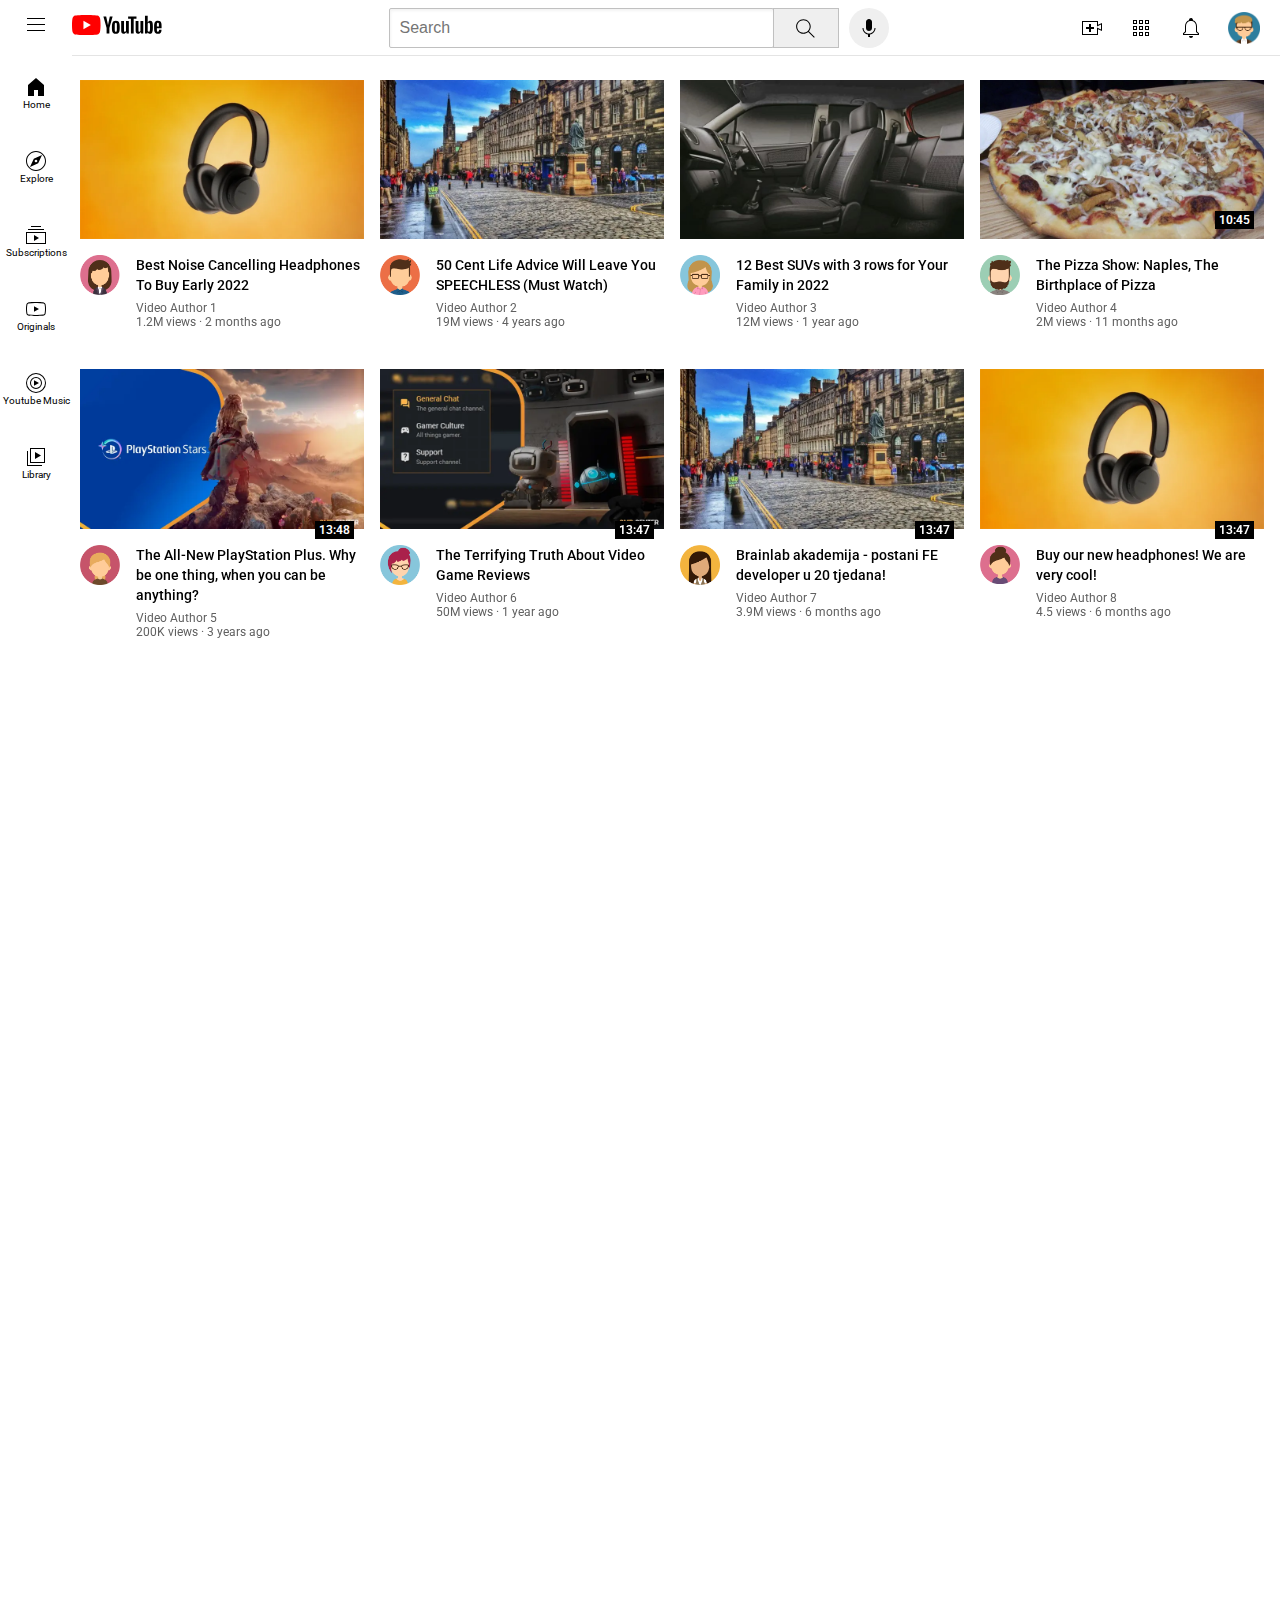
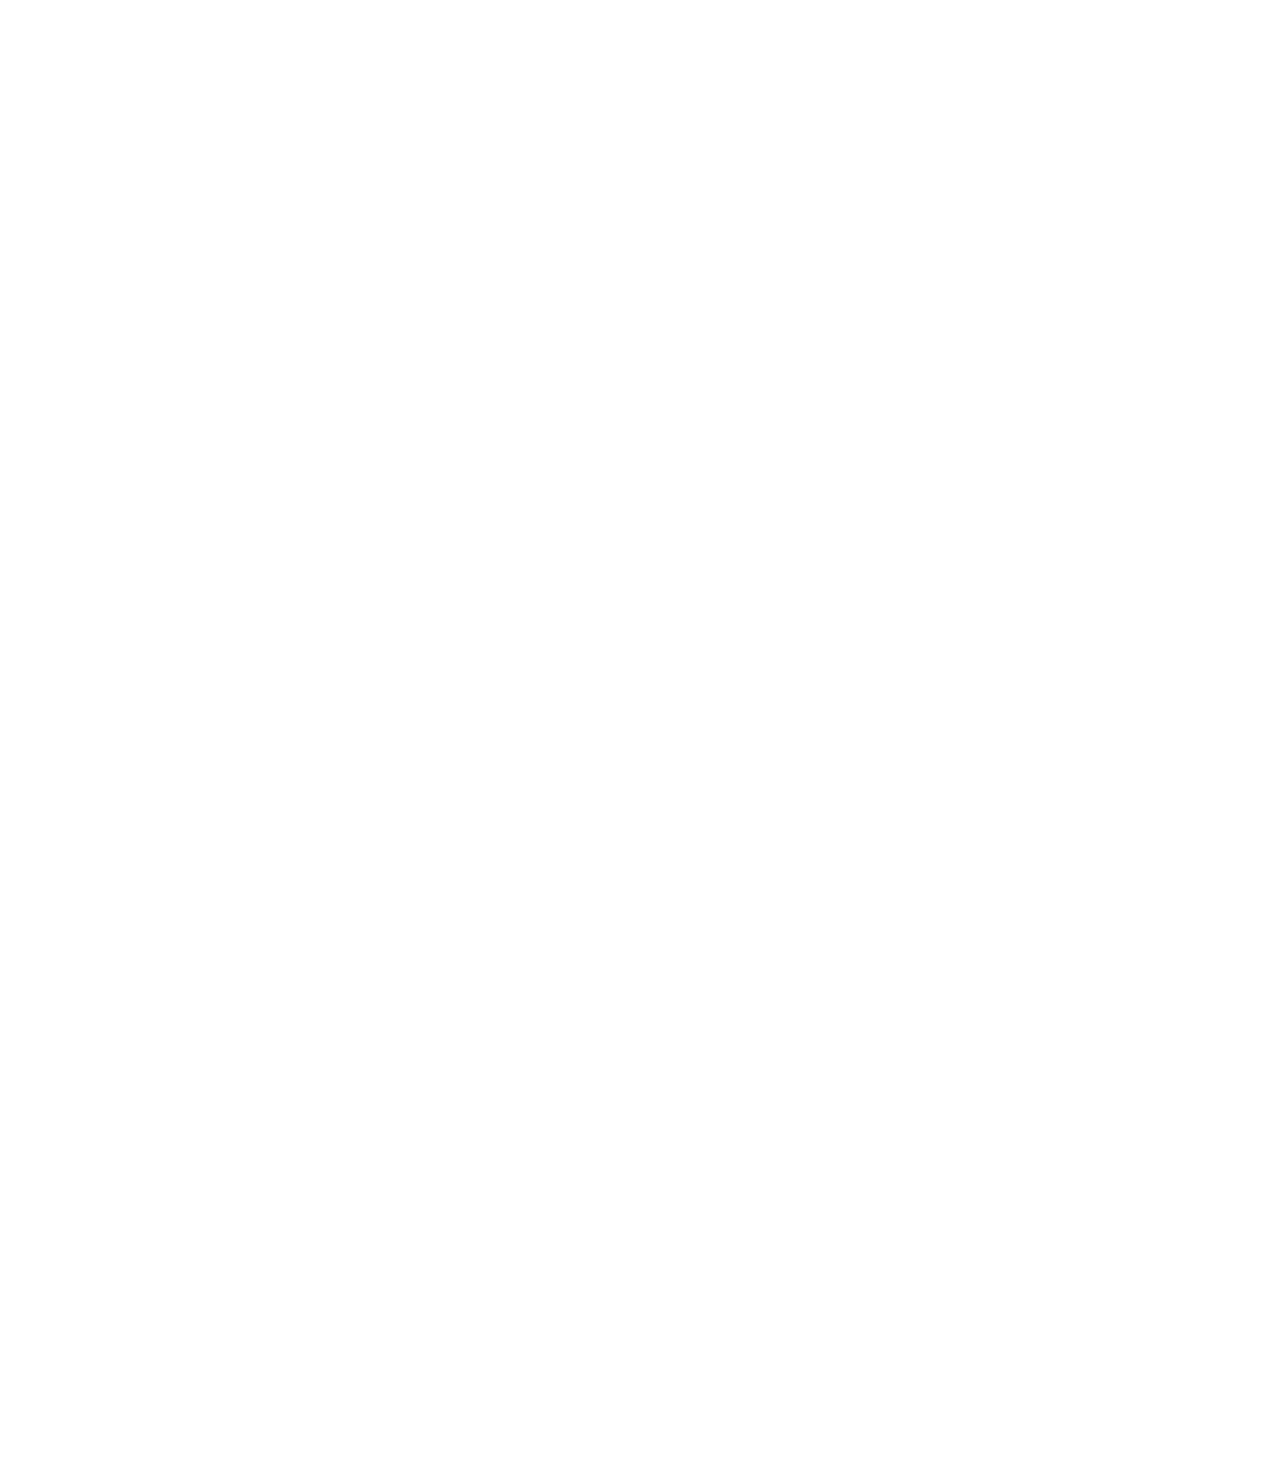
<file: index.html>
﻿<!DOCTYPE html>
<html lang="en">

<head>
  <title>YouTube</title>
  <link rel="preconnect" href="https://fonts.googleapis.com" />
  <link rel="preconnect" href="https://fonts.gstatic.com" crossorigin />
  <link href="https://fonts.googleapis.com/css2?family=Roboto:wght@400;500;700&display=swap" rel="stylesheet" />
  <meta charset="UTF-8" />
  <meta http-equiv="X-UA-Compatible" content="IE=edge" />
  <meta name="viewport" content="width=device-width, initial-scale=1.0" />
  <link rel="stylesheet" href="styles.css" />
  <link rel="shortcut icon" href="./images/favicon/youtube.ico" type="image/x-icon" />
</head>

<body>
  <header class="header">
    <section class="flex align-center mb-6">
      <img class="header__left__menu" src="./images/icons/hamburger-menu.svg" alt="">
      <img class="header__left__logo" src="./images/icons/youtube-logo.svg" alt="">
    </section>
    <section class="header__middle">
      <input class="header__middle__input" type="text" placeholder="Search">
      <button class="header__middle__search-btn">
        <img class="header__middle__search-btn__icon" src="./images/icons/search.svg" alt="">
      </button>
      <button class="voice-search-btn">
        <img class="voice-search-btn__icon" src="./images/icons/voice-search-icon.svg" alt="">
      </button>
    </section>
    <section class="header__right">
      <img class="h-24px" src="./images/icons/upload.svg" alt="">
      <img class="h-24px" src="./images/icons/youtube-apps.svg" alt="">
      <img class="h-24px" src="./images/icons/notifications.svg" alt="">
      <img class="h-32px" src="./images/channel-pictures/my-channel.png" alt="">
    </section>
  </header>

  <nav class="nav">
    <a href="#">
      <img src="./images/icons/home.svg" alt="">
      <span>Home</span>
    </a>
    <a href="#">
      <img src="./images/icons/explore.svg" alt="">
      <span>Explore</span>
    </a>
    <a href="#">
      <img src="./images/icons/subscriptions.svg" alt="">
      <span>Subscriptions</span>
    </a>
    <a href="#">
      <img src="./images/icons/originals.svg" alt="">
      <span>Originals</span>
    </a>
    <a href="#">
      <img src="./images/icons/youtube-music.svg" alt="">
      <span>Youtube Music</span>
    </a>
    <a href="#">
      <img src="./images/icons/library.svg" alt="">
      <span>Library</span>
    </a>
  </nav>

  <main class="video-grid">

    <section class="video-preview">
      <img class="video-preview__thumbnail" src="./images/thumbnails/thumbnail-1.webp" alt="">
      <div class="video-preview__info">
        <img class="video-preview__info__avatar" src="./images/channel-pictures/channel-1.png" alt="">
        <div class="video-preview__info__text">
          <h4>Best Noise Cancelling Headphones To Buy Early 2022</h4>
          <p>Video Author 1</p>
          <p>1.2M views &middot; 2 months ago</p>
        </div>
      </div>
    </section>

    <section class="video-preview">
      <img class="video-preview__thumbnail" src="./images/thumbnails/thumbnail-2.webp" alt="">
      <div class="video-preview__info">
        <img class="video-preview__info__avatar" src="./images/channel-pictures/channel-2.png" alt="">
        <div class="video-preview__info__text">
          <h4>50 Cent Life Advice Will Leave You SPEECHLESS (Must Watch)</h4>
          <p>Video Author 2</p>
          <p>19M views &middot; 4 years ago</p>
        </div>
      </div>
    </section>

    <section class="video-preview">
      <img class="video-preview__thumbnail" src="./images/thumbnails/thumbnail-3.webp" alt="">
      <div class="video-preview__info">
        <img class="video-preview__info__avatar" src="./images/channel-pictures/channel-3.png" alt="">
        <div class="video-preview__info__text">
          <h4>12 Best SUVs with 3 rows for Your Family in 2022</h4>
          <p>Video Author 3</p>
          <p>12M views &middot; 1 year ago</p>
        </div>
      </div>
    </section>

    <section class="video-preview">
      <img class="video-preview__thumbnail" src="./images/thumbnails/thumbnail-4.webp" alt="">
      <div class="video-preview__thumbnail__time">10:45</div>
      <div class="video-preview__info">
        <img class="video-preview__info__avatar" src="./images/channel-pictures/channel-4.png" alt="">
        <div class="video-preview__info__text">
          <h4>The Pizza Show: Naples, The Birthplace of Pizza</h4>
          <p>Video Author 4</p>
          <p>2M views &middot; 11 months ago</p>
        </div>
      </div>
    </section>

    <section class="video-preview">
      <img class="video-preview__thumbnail" src="./images/thumbnails/thumbnail-5.webp" alt="">
      <div class="video-preview__thumbnail__time">13:48</div>
      <div class="video-preview__info">
        <img class="video-preview__info__avatar" src="./images/channel-pictures/channel-5.png" alt="">
        <div class="video-preview__info__text">
          <h4>The All-New PlayStation Plus. Why be one thing, when you can be anything?</h4>
          <p>Video Author 5</p>
          <p>200K views &middot; 3 years ago</p>
        </div>
      </div>
    </section>

    <section class="video-preview">
      <img class="video-preview__thumbnail" src="./images/thumbnails/thumbnail-6.webp" alt="">
      <div class="video-preview__thumbnail__time">13:47</div>
      <div class="video-preview__info">
        <img class="video-preview__info__avatar" src="./images/channel-pictures/channel-6.png" alt="">
        <div class="video-preview__info__text">
          <h4>The Terrifying Truth About Video Game Reviews</h4>
          <p>Video Author 6</p>
          <p>50M views &middot; 1 year ago</p>
        </div>
      </div>
    </section>

    <section class="video-preview">
      <img class="video-preview__thumbnail" src="./images/thumbnails/thumbnail-7.webp" alt="">
      <div class="video-preview__thumbnail__time">13:47</div>
      <div class="video-preview__info">
        <img class="video-preview__info__avatar" src="./images/channel-pictures/channel-7.png" alt="">
        <div class="video-preview__info__text">
          <h4>Brainlab akademija - postani FE developer u 20 tjedana!</h4>
          <p>Video Author 7</p>
          <p>3.9M views &middot; 6 months ago</p>
        </div>
      </div>
    </section>

    <section  class="video-preview">
 

<img class="video-preview__thumbnail" src="./images/thumbnails/thumbnail-8.webp" alt="">
 <div class="video-preview__thumbnail__time">13:47</div>


      
     
      
      
      <div class="video-preview__info">
        <img class="video-preview__info__avatar" src="./images/channel-pictures/channel-8.png" alt="">
        
         
        

        <div class="video-preview__info__text">
          <h4>Buy our new headphones! We are very cool!</h4>
          <p>Video Author 8</p>
          <p>4.5 views &middot; 6 months ago</p>
         
        </div>
      </div>
    </section>

  </main>
</body>

</html>
</file>
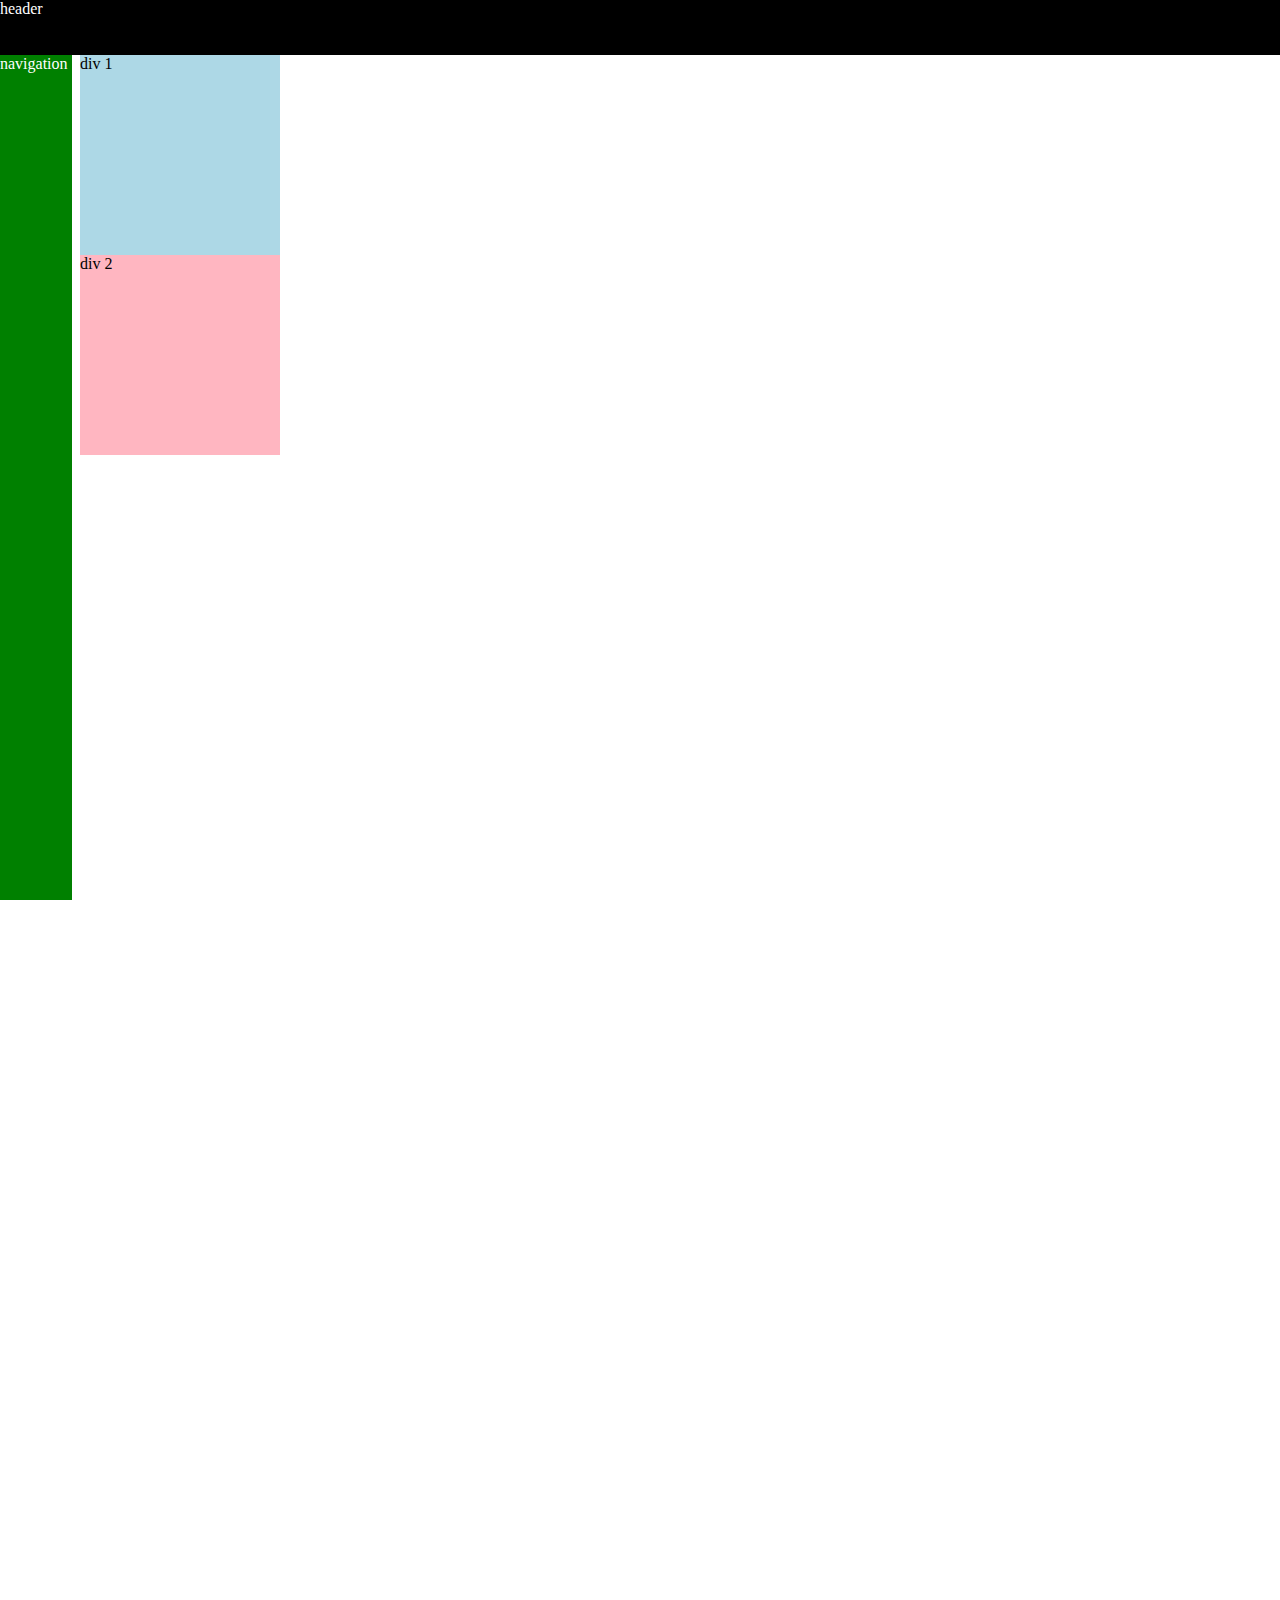
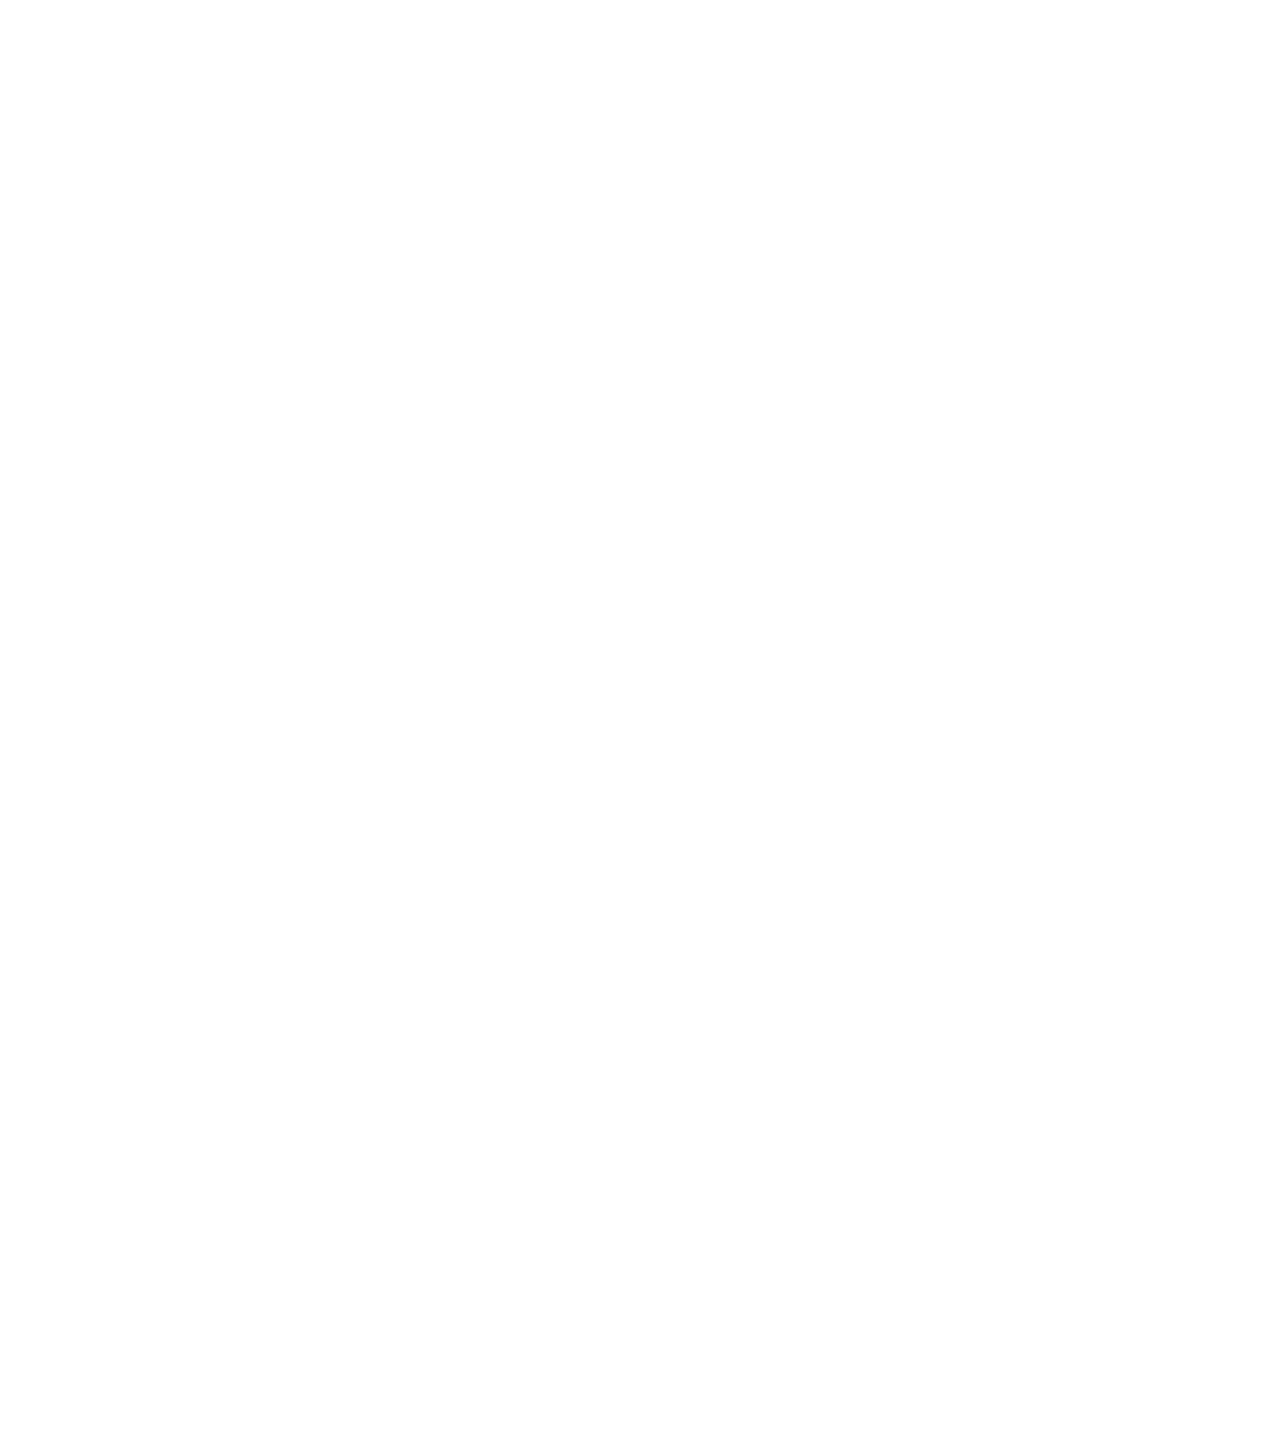
<file: position.html>
<!DOCTYPE html>
<html lang="en">

<head>
    <meta charset="UTF-8">
    <meta http-equiv="X-UA-Compatible" content="IE=edge">
    <meta name="viewport" content="width=device-width, initial-scale=1.0">
    <title>Position</title>
</head>

<body style="
margin: 0;
height: 3000px;
padding-top: 55px;
padding-left: 80px;
">

    <header style="
    background: black; 
    color: white;
    position: fixed; 
    top: 0;
    left: 0;
    right: 0;
    height: 55px;
    ">header</header>

    <nav style="
    background: green;
    color: white;
    position: fixed;
    left: 0;
    bottom: 0;
    top: 55px;
    width: 72px;
    ">navigation</nav>

    <div style="
    background-color: lightblue;
    height: 200px;
    width: 200px;
    position: static;
    ">div 1</div>

    <div style="
    background-color: lightpink;
    height: 200px;
    width: 200px;
    ">div 2</div>

    

</body>

</html>
</file>
<file: styles.css>
@import './styles/base.css';
@import './styles/utilities.css';
@import './styles/main.css';
@import './styles/header.css';
@import './styles/navigation.css';
</file>
